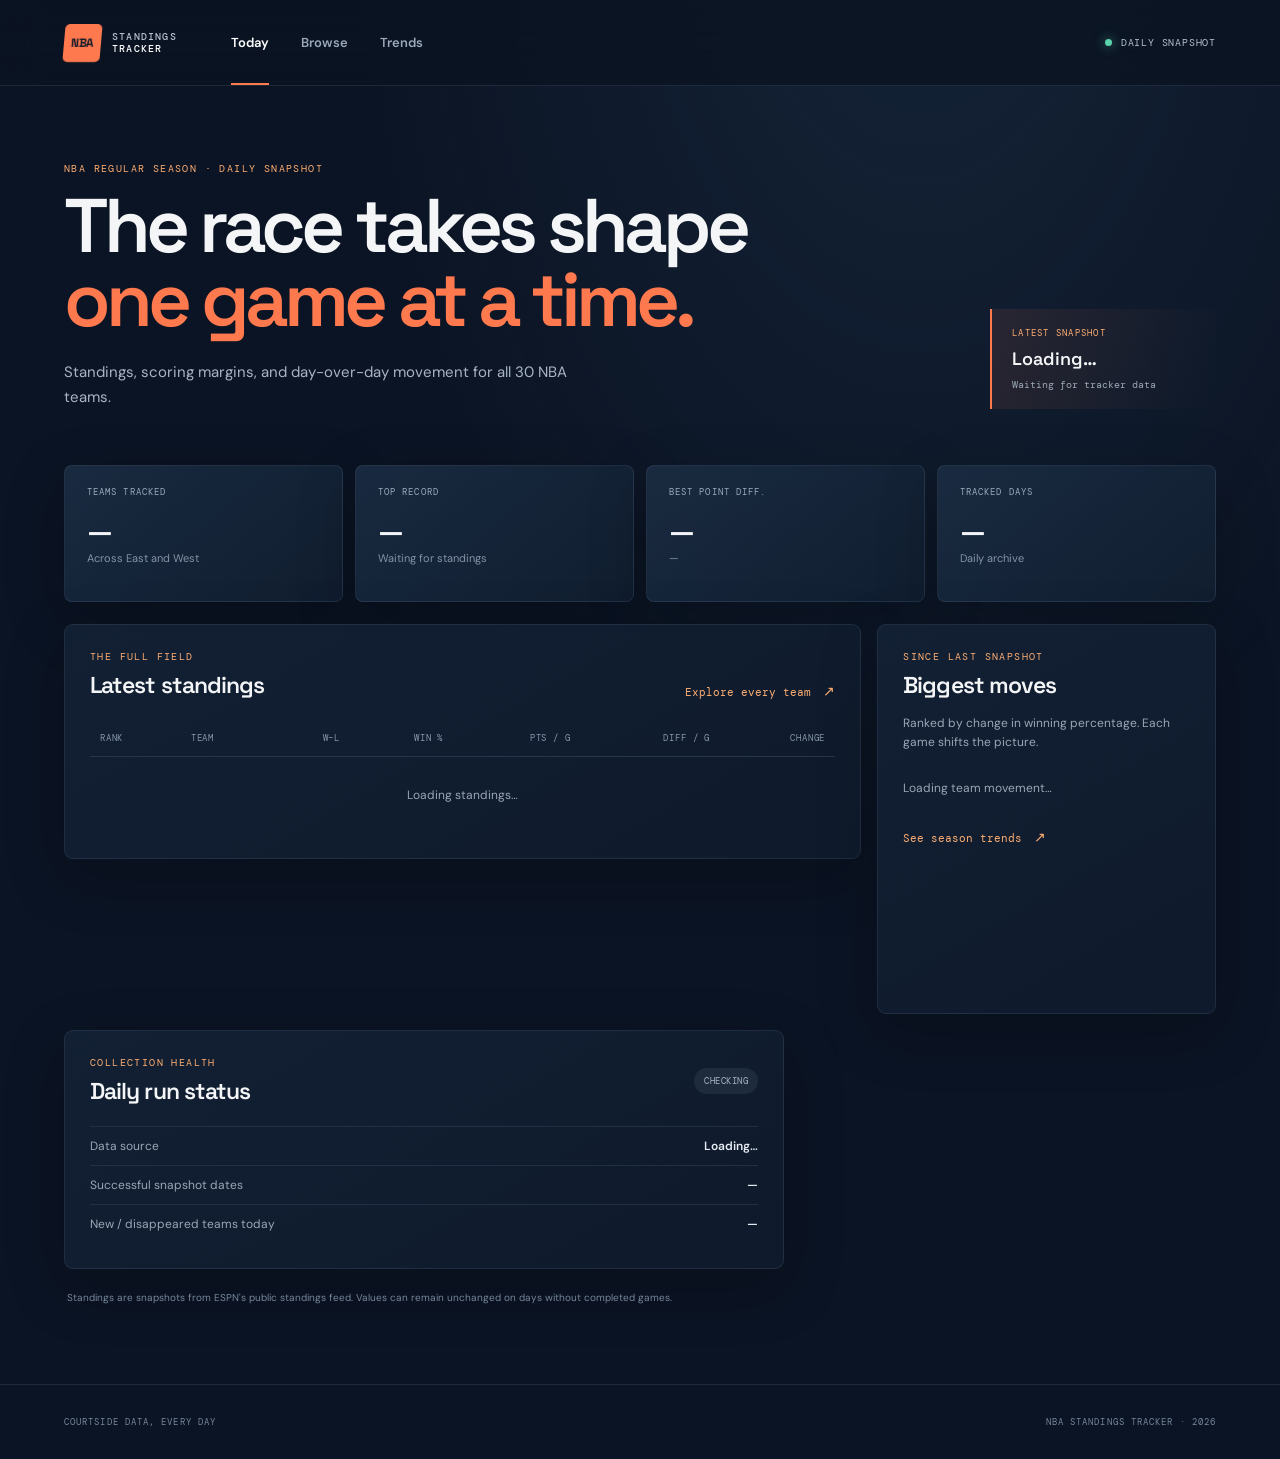
<file: site/index.html>
<!doctype html>
<html lang="en">
<head>
  <meta charset="utf-8">
  <meta name="viewport" content="width=device-width, initial-scale=1">
  <meta name="theme-color" content="#0b1424">
  <meta name="description" content="A daily NBA standings tracker with historical trends and team-level snapshots.">
  <link rel="manifest" href="manifest.webmanifest">
  <link rel="icon" href="icon.svg" type="image/svg+xml">
  <link rel="stylesheet" href="assets/site.css">
  <title>NBA Standings Tracker · Today</title>
</head>
<body data-page="today">
  <header class="site-header">
    <a class="brand" href="index.html" aria-label="NBA Standings Tracker home">
      <span class="brand-mark">NBA</span><span>STANDINGS<br><b>TRACKER</b></span>
    </a>
    <nav aria-label="Main navigation">
      <a class="active" href="index.html">Today</a>
      <a href="browse.html">Browse</a>
      <a href="trends.html">Trends</a>
    </nav>
    <div class="live-label"><span class="pulse"></span> DAILY SNAPSHOT</div>
  </header>

  <main class="page-shell">
    <section class="hero hero-today">
      <div>
        <p id="season-label" class="eyebrow">NBA REGULAR SEASON · DAILY SNAPSHOT</p>
        <h1>The race takes shape<br><em>one game at a time.</em></h1>
        <p class="hero-copy">Standings, scoring margins, and day-over-day movement for all 30 NBA teams.</p>
      </div>
      <div class="snapshot-stamp">
        <span class="eyebrow">LATEST SNAPSHOT</span>
        <strong id="snapshot-date">Loading…</strong>
        <small id="snapshot-time">Waiting for tracker data</small>
      </div>
    </section>

    <section class="metric-grid" aria-label="League snapshot metrics">
      <article class="metric-card"><span class="metric-label">TEAMS TRACKED</span><strong id="metric-teams">—</strong><small id="metric-teams-note">Across East and West</small></article>
      <article class="metric-card"><span class="metric-label">TOP RECORD</span><strong id="metric-leader">—</strong><small id="metric-record">Waiting for standings</small></article>
      <article class="metric-card"><span class="metric-label">BEST POINT DIFF.</span><strong id="metric-differential">—</strong><small id="metric-diff-team">—</small></article>
      <article class="metric-card"><span class="metric-label">TRACKED DAYS</span><strong id="metric-days">—</strong><small id="metric-run-status">Daily archive</small></article>
    </section>

    <section class="content-grid">
      <article class="panel panel-wide">
        <div class="section-heading">
          <div><p class="eyebrow">THE FULL FIELD</p><h2>Latest standings</h2></div>
          <a class="text-link" href="browse.html">Explore every team <span>↗</span></a>
        </div>
        <div class="table-wrap">
          <table id="today-table">
            <thead><tr><th>RANK</th><th>TEAM</th><th>W–L</th><th>WIN %</th><th>PTS / G</th><th>DIFF / G</th><th>CHANGE</th></tr></thead>
            <tbody><tr><td colspan="7" class="loading-cell">Loading standings…</td></tr></tbody>
          </table>
        </div>
      </article>
      <aside class="panel movers-panel">
        <div class="section-heading"><div><p class="eyebrow">SINCE LAST SNAPSHOT</p><h2>Biggest moves</h2></div></div>
        <p class="panel-intro">Ranked by change in winning percentage. Each game shifts the picture.</p>
        <div id="movers-list" class="movers-list"><p class="muted">Loading team movement…</p></div>
        <a class="text-link" href="trends.html">See season trends <span>↗</span></a>
      </aside>
    </section>

    <section class="panel source-panel">
      <div class="section-heading"><div><p class="eyebrow">COLLECTION HEALTH</p><h2>Daily run status</h2></div><span id="run-pill" class="status-pill status-unknown">Checking</span></div>
      <div class="status-row"><span>Data source</span><strong id="source-status">Loading…</strong></div>
      <div class="status-row"><span>Successful snapshot dates</span><strong id="successful-days">—</strong></div>
      <div class="status-row"><span>New / disappeared teams today</span><strong id="team-changes">—</strong></div>
      <p id="source-error" class="source-error" hidden></p>
    </section>
    <p class="data-note">Standings are snapshots from ESPN's public standings feed. Values can remain unchanged on days without completed games.</p>
  </main>

  <footer class="site-footer"><span>COURTSIDE DATA, EVERY DAY</span><span>NBA STANDINGS TRACKER · <span id="footer-year">2026</span></span></footer>
  <script src="assets/app.js" defer></script>
</body>
</html>
</file>
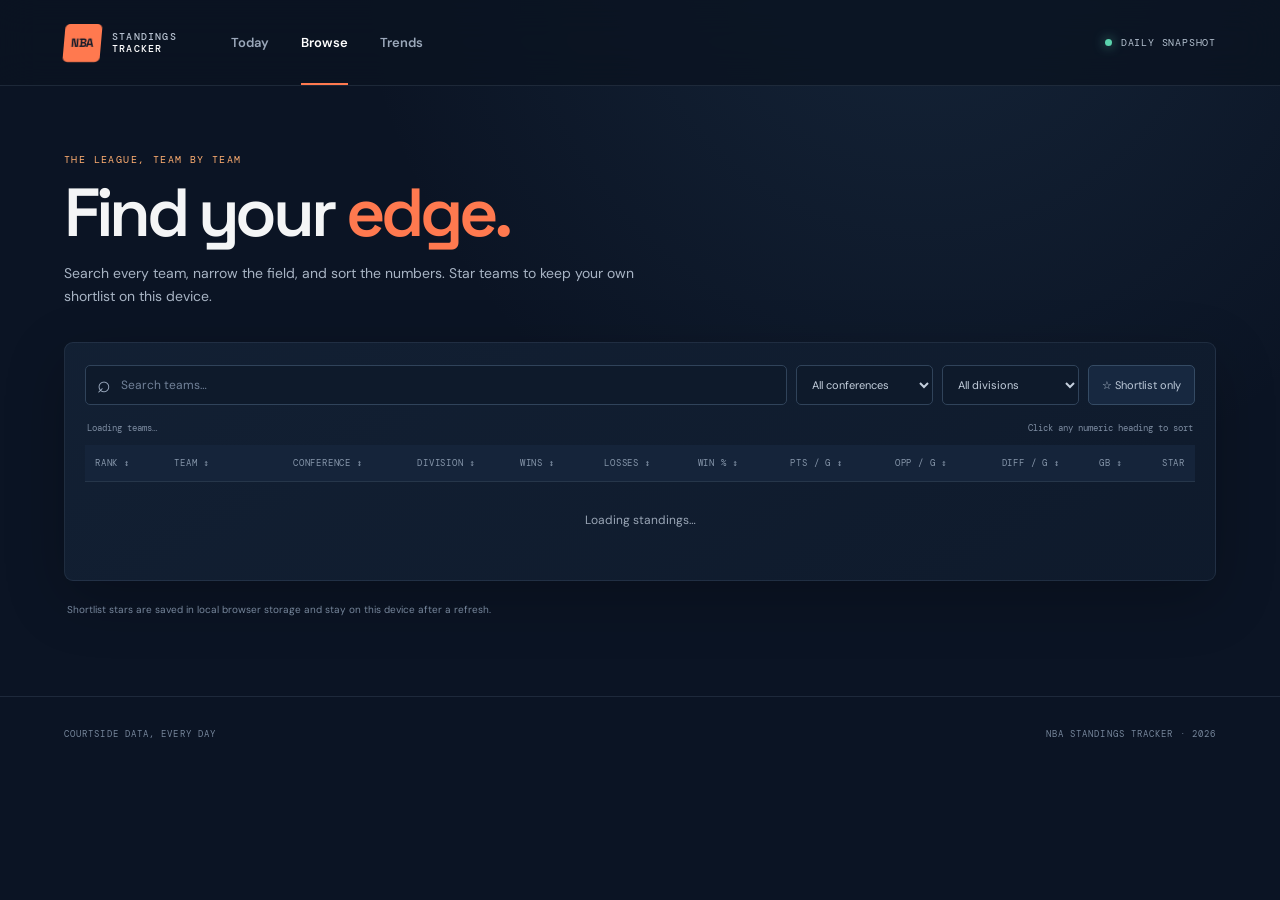
<file: site/browse.html>
<!doctype html>
<html lang="en">
<head>
  <meta charset="utf-8">
  <meta name="viewport" content="width=device-width, initial-scale=1">
  <meta name="theme-color" content="#0b1424">
  <meta name="description" content="Search, filter, sort, and shortlist NBA teams in the latest standings.">
  <link rel="manifest" href="manifest.webmanifest">
  <link rel="icon" href="icon.svg" type="image/svg+xml">
  <link rel="stylesheet" href="assets/site.css">
  <title>NBA Standings Tracker · Browse</title>
</head>
<body data-page="browse">
  <header class="site-header">
    <a class="brand" href="index.html" aria-label="NBA Standings Tracker home"><span class="brand-mark">NBA</span><span>STANDINGS<br><b>TRACKER</b></span></a>
    <nav aria-label="Main navigation"><a href="index.html">Today</a><a class="active" href="browse.html">Browse</a><a href="trends.html">Trends</a></nav>
    <div class="live-label"><span class="pulse"></span> DAILY SNAPSHOT</div>
  </header>
  <main class="page-shell">
    <section class="page-intro">
      <p class="eyebrow">THE LEAGUE, TEAM BY TEAM</p>
      <h1>Find your <em>edge.</em></h1>
      <p>Search every team, narrow the field, and sort the numbers. Star teams to keep your own shortlist on this device.</p>
    </section>
    <section class="panel browse-panel">
      <div class="browse-toolbar">
        <label class="search-control"><span class="sr-only">Search teams</span><span aria-hidden="true">⌕</span><input id="team-search" type="search" placeholder="Search teams…" autocomplete="off"></label>
        <label class="select-control"><span class="sr-only">Filter conference</span><select id="conference-filter"><option value="">All conferences</option></select></label>
        <label class="select-control"><span class="sr-only">Filter division</span><select id="division-filter"><option value="">All divisions</option></select></label>
        <button id="shortlist-toggle" class="button button-quiet" type="button" aria-pressed="false">☆ Shortlist only</button>
      </div>
      <div class="table-meta"><span id="browse-count">Loading teams…</span><span>Click any numeric heading to sort</span></div>
      <div class="table-wrap browse-table-wrap">
        <table id="browse-table">
          <thead><tr>
            <th><button data-sort="rank" type="button">RANK <span>↕</span></button></th>
            <th><button data-sort="item" type="button">TEAM <span>↕</span></button></th>
            <th><button data-sort="conference" type="button">CONFERENCE <span>↕</span></button></th>
            <th><button data-sort="division" type="button">DIVISION <span>↕</span></button></th>
            <th><button data-sort="wins" type="button">WINS <span>↕</span></button></th>
            <th><button data-sort="losses" type="button">LOSSES <span>↕</span></button></th>
            <th><button data-sort="win_pct" type="button">WIN % <span>↕</span></button></th>
            <th><button data-sort="points_for_pg" type="button">PTS / G <span>↕</span></button></th>
            <th><button data-sort="points_against_pg" type="button">OPP / G <span>↕</span></button></th>
            <th><button data-sort="point_diff_pg" type="button">DIFF / G <span>↕</span></button></th>
            <th><button data-sort="games_back" type="button">GB <span>↕</span></button></th>
            <th>STAR</th>
          </tr></thead>
          <tbody><tr><td colspan="12" class="loading-cell">Loading standings…</td></tr></tbody>
        </table>
      </div>
    </section>
    <p class="data-note">Shortlist stars are saved in local browser storage and stay on this device after a refresh.</p>
  </main>
  <footer class="site-footer"><span>COURTSIDE DATA, EVERY DAY</span><span>NBA STANDINGS TRACKER · <span id="footer-year">2026</span></span></footer>
  <script src="assets/app.js" defer></script>
</body>
</html>
</file>
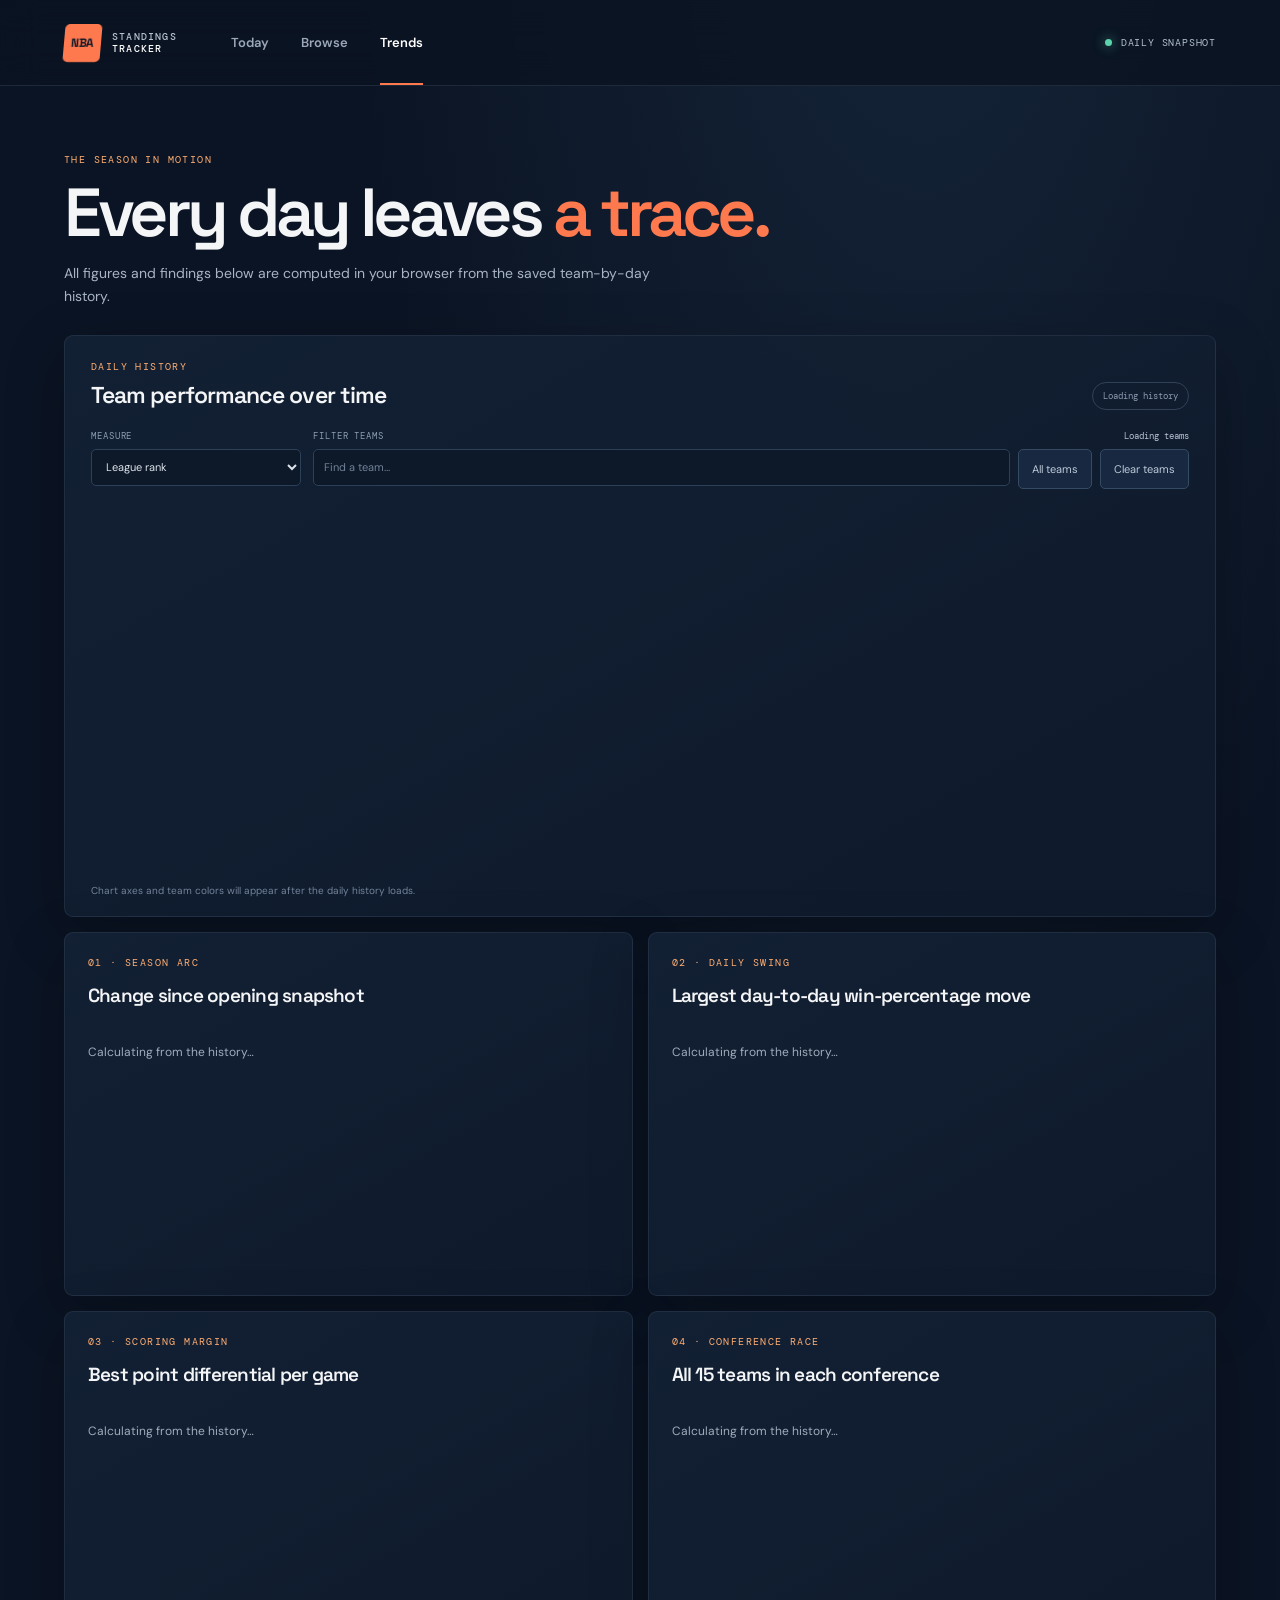
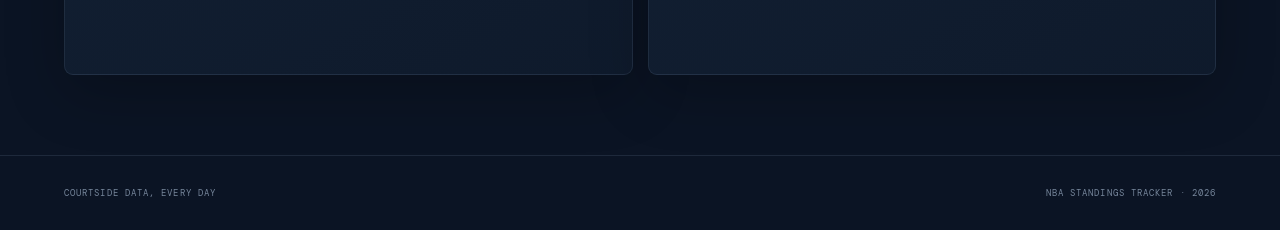
<file: site/trends.html>
<!doctype html>
<html lang="en">
<head>
  <meta charset="utf-8">
  <meta name="viewport" content="width=device-width, initial-scale=1">
  <meta name="theme-color" content="#0b1424">
  <meta name="description" content="Explore how NBA standings and team performance metrics change across daily snapshots.">
  <link rel="manifest" href="manifest.webmanifest">
  <link rel="icon" href="icon.svg" type="image/svg+xml">
  <link rel="stylesheet" href="assets/site.css">
  <title>NBA Standings Tracker · Trends</title>
</head>
<body data-page="trends">
  <header class="site-header">
    <a class="brand" href="index.html" aria-label="NBA Standings Tracker home"><span class="brand-mark">NBA</span><span>STANDINGS<br><b>TRACKER</b></span></a>
    <nav aria-label="Main navigation"><a href="index.html">Today</a><a href="browse.html">Browse</a><a class="active" href="trends.html">Trends</a></nav>
    <div class="live-label"><span class="pulse"></span> DAILY SNAPSHOT</div>
  </header>
  <main class="page-shell">
    <section class="page-intro trends-intro">
      <p class="eyebrow">THE SEASON IN MOTION</p>
      <h1>Every day leaves <em>a trace.</em></h1>
      <p>All figures and findings below are computed in your browser from the saved team-by-day history.</p>
    </section>
    <section class="panel chart-panel">
      <div class="section-heading"><div><p class="eyebrow">DAILY HISTORY</p><h2 id="history-chart-title">Team performance over time</h2></div><span id="history-date-count" class="subtle-tag">Loading history</span></div>
      <div class="chart-controls">
        <label>MEASURE<select id="metric-select">
          <option value="rank" selected>League rank</option><option value="win_pct">Winning percentage</option>
          <option value="wins">Wins</option><option value="losses">Losses</option><option value="points_for_pg">Points per game</option>
          <option value="points_against_pg">Opponent points per game</option><option value="point_diff_pg">Point differential per game</option>
          <option value="games_back">Games back</option>
        </select></label>
        <section class="team-filter" aria-label="Filter chart by team">
          <div class="team-filter-heading"><span>FILTER TEAMS</span><span id="team-filter-count">Loading teams</span></div>
          <div class="team-filter-tools"><input id="team-search" type="search" placeholder="Find a team…" aria-label="Search teams"><button id="select-all-teams" class="button button-quiet" type="button">All teams</button><button id="clear-team-filter" class="button button-quiet" type="button">Clear teams</button></div>
          <div id="team-filter-list" class="team-filter-list" role="group" aria-label="Teams to include in the graph"></div>
        </section>
      </div>
      <div class="chart-wrap chart-large"><canvas id="history-chart" aria-label="Selected NBA metric across daily snapshots" role="img"></canvas></div>
      <div id="history-legend" class="chart-legend"></div>
      <p id="chart-status" class="chart-footnote">Chart axes and team colors will appear after the daily history loads.</p>
    </section>
    <section class="findings-grid">
      <article class="panel finding-card"><p class="eyebrow">01 · SEASON ARC</p><h2 id="finding-1-title">Change since opening snapshot</h2><p id="finding-1-copy" class="finding-copy">Calculating from the history…</p><div class="chart-wrap chart-small"><canvas id="finding-1-chart" aria-label="Change in win percentage since first tracked snapshot" role="img"></canvas></div></article>
      <article class="panel finding-card"><p class="eyebrow">02 · DAILY SWING</p><h2 id="finding-2-title">Largest day-to-day win-percentage move</h2><p id="finding-2-copy" class="finding-copy">Calculating from the history…</p><div class="chart-wrap chart-small"><canvas id="finding-2-chart" aria-label="Largest daily moves in win percentage" role="img"></canvas></div></article>
      <article class="panel finding-card"><p class="eyebrow">03 · SCORING MARGIN</p><h2 id="finding-3-title">Best point differential per game</h2><p id="finding-3-copy" class="finding-copy">Calculating from the history…</p><div class="chart-wrap chart-small"><canvas id="finding-3-chart" aria-label="Current leading teams by point differential" role="img"></canvas></div></article>
      <article class="panel finding-card"><p class="eyebrow">04 · CONFERENCE RACE</p><h2 id="finding-4-title">All 15 teams in each conference</h2><p id="finding-4-copy" class="finding-copy">Calculating from the history…</p><div class="chart-wrap chart-small"><canvas id="finding-4-chart" aria-label="Win percentage by conference rank for all teams in the Eastern and Western Conferences" role="img"></canvas></div></article>
    </section>
  </main>
  <footer class="site-footer"><span>COURTSIDE DATA, EVERY DAY</span><span>NBA STANDINGS TRACKER · <span id="footer-year">2026</span></span></footer>
  <script src="assets/app.js" defer></script>
</body>
</html>
</file>
<file: site/assets/site.css>
@import url('https://fonts.googleapis.com/css2?family=DM+Mono:wght@400;500&family=DM+Sans:wght@400;500;600;700&family=Space+Grotesk:wght@400;500;600;700&display=swap');

:root{color-scheme:dark;--ink:#f4f5f6;--muted:#9aa6b6;--muted2:#708096;--night:#0b1424;--panel:#121f32;--panel2:#17263b;--line:#26364a;--orange:#ff794f;--orange2:#ffae71;--mint:#5bd3ad;--blue:#77b8ff;--red:#ff777d;--shadow:0 18px 60px rgba(0,0,0,.24);font-family:'DM Sans',sans-serif;font-synthesis:none;text-rendering:optimizeLegibility}
*{box-sizing:border-box}html{min-width:320px;background:var(--night);scroll-behavior:smooth}body{margin:0;color:var(--ink);background:radial-gradient(ellipse at 72% -12%,rgba(66,111,149,.19),transparent 36rem),var(--night);min-height:100vh}a{color:inherit;text-decoration:none}button,input,select{font:inherit;color:inherit}.site-header{height:86px;padding:0 max(5vw,24px);display:flex;align-items:center;gap:54px;border-bottom:1px solid rgba(148,170,194,.14);background:rgba(10,19,33,.8);position:sticky;top:0;z-index:5;backdrop-filter:blur(18px)}.brand{display:flex;align-items:center;gap:11px;font:500 10px/1.12 'DM Mono',monospace;letter-spacing:.12em;color:#b7c1d0}.brand b{color:white}.brand-mark{width:37px;height:38px;display:grid;place-items:center;background:var(--orange);color:#111a29;font:700 12px 'Space Grotesk',sans-serif;letter-spacing:-.04em;transform:skew(-5deg);border-radius:5px}.site-header nav{height:100%;display:flex;align-items:stretch;gap:32px}.site-header nav a{height:100%;display:flex;align-items:center;position:relative;color:#9ba8ba;font-size:13px;font-weight:600}.site-header nav a:hover,.site-header nav a.active{color:white}.site-header nav a.active:after{content:'';position:absolute;bottom:0;left:0;right:0;height:2px;background:var(--orange)}.live-label{margin-left:auto;font:10px 'DM Mono',monospace;letter-spacing:.08em;color:#b5c1d0;display:flex;align-items:center;gap:9px}.pulse{width:7px;height:7px;border-radius:50%;background:var(--mint);box-shadow:0 0 12px rgba(91,211,173,.75)}.page-shell{width:min(1440px,90vw);margin:0 auto 80px}.hero{padding:76px 0 56px;display:flex;justify-content:space-between;align-items:flex-end;gap:36px}.eyebrow{font:10px 'DM Mono',monospace;letter-spacing:.14em;color:var(--orange2);margin:0 0 14px}.hero h1,.page-intro h1{font:600 clamp(42px,6vw,76px)/.98 'Space Grotesk',sans-serif;letter-spacing:-.065em;margin:0;max-width:720px}.hero h1 em,.page-intro h1 em{color:var(--orange);font-style:normal}.hero-copy,.page-intro>p:last-child{max-width:520px;color:#a8b4c4;font-size:15px;line-height:1.65;margin:22px 0 0}.snapshot-stamp{width:226px;flex:none;padding:18px 20px;border-left:2px solid var(--orange);background:linear-gradient(100deg,rgba(255,121,79,.1),transparent);display:flex;flex-direction:column;gap:8px}.snapshot-stamp strong{font:600 18px 'Space Grotesk',sans-serif}.snapshot-stamp small{font:10px 'DM Mono',monospace;color:var(--muted)}.snapshot-stamp .eyebrow{font-size:9px;margin:0}.metric-grid{display:grid;grid-template-columns:repeat(4,1fr);gap:12px;margin-bottom:22px}.metric-card{min-height:137px;padding:20px 22px;background:linear-gradient(140deg,rgba(27,45,67,.9),rgba(17,30,48,.96));border:1px solid rgba(137,163,193,.12);border-radius:8px;box-shadow:var(--shadow);display:flex;flex-direction:column;align-items:flex-start}.metric-label{font:9px 'DM Mono',monospace;letter-spacing:.12em;color:#9aabbe}.metric-card strong{font:600 29px 'Space Grotesk',sans-serif;letter-spacing:-.04em;margin:14px 0 2px}.metric-card small{color:#8493a6;font-size:11px}.content-grid{display:grid;grid-template-columns:minmax(0,2fr) minmax(290px,.85fr);gap:16px;align-items:start}.panel{border:1px solid rgba(137,163,193,.13);background:linear-gradient(150deg,rgba(19,33,52,.97),rgba(15,27,44,.97));border-radius:9px;box-shadow:var(--shadow);padding:25px}.panel-wide{min-width:0}.section-heading{display:flex;justify-content:space-between;align-items:flex-end;gap:15px;margin-bottom:20px}.section-heading .eyebrow{margin-bottom:7px}.section-heading h2,.finding-card h2{font:600 23px 'Space Grotesk',sans-serif;letter-spacing:-.04em;margin:0}.text-link{font:11px 'DM Mono',monospace;color:var(--orange2);white-space:nowrap}.text-link span{font-size:14px;margin-left:5px}.table-wrap{width:100%;overflow:auto}table{width:100%;border-collapse:collapse;white-space:nowrap}th{font:9px 'DM Mono',monospace;letter-spacing:.09em;color:#8696aa;text-align:right;padding:12px 10px;border-bottom:1px solid var(--line)}th:first-child,td:first-child{text-align:left}th:nth-child(2),td:nth-child(2){text-align:left}td{font-size:12px;text-align:right;padding:11px 10px;border-bottom:1px solid rgba(47,65,87,.58);color:#dce3eb}tbody tr:hover{background:rgba(91,126,164,.08)}tbody tr:last-child td{border-bottom:0}.team-cell{display:flex;align-items:center;gap:10px;font-weight:700}.team-badge{width:26px;height:26px;display:grid;place-items:center;border-radius:7px;background:#1d3551;color:#c8ddf2;font:9px 'DM Mono',monospace}.team-badge.west{background:#3c2631;color:#ffb29a}.team-logo-wrap{position:relative;width:30px;height:30px;flex:0 0 30px;display:grid;place-items:center}.team-logo-wrap .team-badge{width:26px;height:26px}.team-logo{position:absolute;inset:0;width:30px;height:30px;object-fit:contain;padding:2px;border-radius:50%;background:#f3f4f6;box-shadow:0 0 0 1px rgba(255,255,255,.08)}.positive{color:var(--mint)!important}.negative{color:var(--red)!important}.neutral{color:#a7b2c0!important}.loading-cell{text-align:center!important;color:var(--muted);padding:30px!important}.movers-panel{min-height:390px}.panel-intro{font-size:12px;line-height:1.55;color:var(--muted);margin:-6px 0 16px}.movers-list{display:flex;flex-direction:column;margin-bottom:18px}.mover-row{display:grid;grid-template-columns:25px 1fr auto;align-items:center;gap:10px;padding:13px 0;border-bottom:1px solid rgba(47,65,87,.55)}.mover-rank{font:10px 'DM Mono',monospace;color:#78889c}.mover-name{font-size:12px;font-weight:700}.mover-note{display:block;color:var(--muted2);font-size:10px;margin-top:4px}.mover-value{font:11px 'DM Mono',monospace}.movers-panel>.text-link{display:block;margin-top:20px}.source-panel{margin-top:16px;max-width:720px}.source-panel .section-heading{align-items:center}.status-pill{font:9px 'DM Mono',monospace;letter-spacing:.05em;text-transform:uppercase;padding:7px 10px;border-radius:99px}.status-good{background:rgba(91,211,173,.1);color:var(--mint)}.status-bad{background:rgba(255,119,125,.11);color:var(--red)}.status-unknown{background:rgba(155,172,192,.1);color:#a8b4c4}.status-row{display:flex;justify-content:space-between;gap:15px;padding:11px 0;border-top:1px solid rgba(47,65,87,.55);font-size:12px;color:var(--muted)}.status-row strong{color:#e6ebf1;font-weight:600}.source-error{margin:12px 0 0;padding:11px;background:rgba(255,119,125,.08);border-radius:5px;color:#ff9ca1;font-size:11px;line-height:1.5}.data-note{font-size:10px;color:#76869b;margin:22px 3px}.site-footer{min-height:75px;padding:0 5vw;border-top:1px solid rgba(148,170,194,.14);display:flex;align-items:center;justify-content:space-between;color:#76869b;font:9px 'DM Mono',monospace;letter-spacing:.12em}.page-intro{padding:67px 0 34px}.page-intro h1{font-size:clamp(43px,6vw,68px)}.page-intro>p:last-child{margin-top:15px;max-width:610px;font-size:14px}.browse-panel{padding:22px 20px}.browse-toolbar{display:flex;gap:9px;align-items:center;flex-wrap:wrap;margin-bottom:17px}.search-control,.select-control{height:40px;border:1px solid #30435a;border-radius:5px;background:#0e1a2b;display:flex;align-items:center}.search-control{flex:1 1 210px;padding:0 11px;gap:8px;color:#9baabf}.search-control span[aria-hidden]{font-size:23px;line-height:1}.search-control input{width:100%;border:0;outline:0;background:transparent;font-size:12px}.search-control input::placeholder{color:#718198}.select-control select{height:100%;min-width:135px;border:0;outline:0;padding:0 26px 0 11px;background:transparent;color:#c4cfdd;font-size:11px}.select-control option{background:#121f32}.button{height:40px;border:1px solid #354b64;border-radius:5px;background:#172840;color:#bdc9d8;padding:0 13px;cursor:pointer;font-size:11px}.button:hover,.button[aria-pressed=true]{border-color:var(--orange);color:var(--orange2)}.table-meta{display:flex;justify-content:space-between;color:#7e8da2;font:9px 'DM Mono',monospace;padding:0 2px 11px}.browse-table-wrap{max-height:68vh}.browse-table-wrap th{position:sticky;top:0;background:#15243a;z-index:1}.browse-table-wrap th button{border:0;background:transparent;padding:0;color:inherit;font:inherit;letter-spacing:inherit;cursor:pointer}.browse-table-wrap th button:hover{color:var(--orange2)}.star-button{border:0;background:transparent;color:#718198;font-size:18px;cursor:pointer}.star-button.starred{color:#ffc36a}.trends-intro{padding-bottom:27px}.chart-panel{padding:24px 26px 18px}.subtle-tag{color:#8c9bb0;border:1px solid #304158;border-radius:99px;padding:7px 10px;font:9px 'DM Mono',monospace}.chart-controls{display:flex;gap:12px;flex-wrap:wrap;margin-bottom:18px}.chart-controls label{display:flex;flex-direction:column;gap:7px;color:#8e9eb2;font:9px 'DM Mono',monospace;letter-spacing:.1em}.chart-controls select{min-width:178px;height:37px;background:#0d1929;border:1px solid #2c4058;border-radius:5px;padding:0 10px;color:#dbe2ea;font:11px 'DM Sans',sans-serif;letter-spacing:normal}.chart-controls select[multiple]{height:37px}.chart-wrap{width:100%;position:relative}.chart-large{height:340px}.chart-small{height:160px;margin-top:14px}.chart-wrap canvas{width:100%;height:100%;display:block}.chart-legend{display:flex;gap:14px;flex-wrap:wrap;margin-top:10px}.legend-item{display:flex;align-items:center;gap:6px;color:#aab6c4;font-size:10px}.legend-dot{width:7px;height:7px;border-radius:50%}.chart-footnote{font-size:10px;color:#74849a;margin:16px 0 0}.findings-grid{display:grid;grid-template-columns:repeat(2,minmax(0,1fr));gap:15px;margin-top:15px}.finding-card{min-height:310px;padding:23px}.finding-card h2{font-size:19px;min-height:48px}.finding-copy{font-size:12px;line-height:1.55;color:#9eacbd;min-height:55px;margin:12px 0 0}.finding-copy strong{color:var(--ink)}.sr-only{position:absolute;width:1px;height:1px;padding:0;margin:-1px;overflow:hidden;clip:rect(0,0,0,0);white-space:nowrap;border:0}.muted{color:var(--muted);font-size:12px}
@media(max-width:1000px){.content-grid{grid-template-columns:1fr}.movers-panel{min-height:0}.metric-grid{grid-template-columns:repeat(2,1fr)}.source-panel{max-width:none}.movers-list{display:grid;grid-template-columns:repeat(2,1fr);column-gap:20px}.movers-panel>.text-link{display:inline-block}.site-header{gap:35px}}
@media(max-width:680px){.site-header{height:70px;padding:0 18px;gap:18px}.brand{gap:7px;font-size:8px}.brand-mark{width:32px;height:32px;font-size:10px}.site-header nav{gap:15px}.site-header nav a{font-size:11px}.live-label{display:none}.page-shell{width:calc(100% - 32px)}.hero{padding:52px 0 31px;display:block}.hero h1{font-size:48px}.hero-copy{font-size:13px}.snapshot-stamp{width:auto;margin-top:24px;max-width:260px}.metric-grid{gap:8px}.metric-card{min-height:115px;padding:15px}.metric-card strong{font-size:23px}.metric-label{font-size:8px}.metric-card small{font-size:9px}.panel{padding:18px 15px}.section-heading h2{font-size:20px}.text-link{font-size:9px}.content-grid{gap:10px}.movers-list{display:flex}.page-intro{padding:48px 0 24px}.page-intro h1{font-size:47px}.page-intro>p:last-child{font-size:12px}.browse-toolbar{align-items:stretch}.search-control{flex-basis:100%}.select-control{flex:1}.select-control select{width:100%;min-width:0}.button{flex:1}.browse-panel{padding:15px 10px}.table-meta{font-size:8px}.chart-panel{padding:18px 14px 14px}.chart-large{height:280px}.findings-grid{grid-template-columns:1fr}.finding-card{min-height:285px}.chart-small{height:145px}.site-footer{padding:0 16px;font-size:7px;letter-spacing:.07em}.snapshot-stamp strong{font-size:16px}}

.chart-controls{align-items:flex-start}.chart-controls>label{flex:0 0 210px}.team-filter{flex:1 1 360px;min-width:260px}.team-filter-heading{display:flex;justify-content:space-between;gap:12px;color:#8e9eb2;font:9px 'DM Mono',monospace;letter-spacing:.1em;margin:0 0 7px}.team-filter-heading span:last-child{color:#b8c4d2;letter-spacing:normal}.team-filter-tools{display:flex;gap:8px}.team-filter-tools input{flex:1;min-width:0;height:37px;border:1px solid #2c4058;border-radius:5px;background:#0d1929;padding:0 10px;color:#dbe2ea;font:11px 'DM Sans',sans-serif}.team-filter-tools input::placeholder{color:#718198}.team-filter-list{display:grid;grid-template-columns:repeat(auto-fill,minmax(145px,1fr));gap:5px;max-height:116px;overflow:auto;margin-top:8px;padding:1px}.team-filter-option,.chart-controls .team-filter-option{display:flex;flex-direction:row;align-items:center;gap:7px;min-width:0;padding:6px 8px;border:1px solid rgba(48,67,90,.72);border-radius:4px;background:rgba(13,25,41,.58);color:#bdc9d8;font:10px 'DM Sans',sans-serif;letter-spacing:normal;cursor:pointer}.team-filter-option:hover{border-color:#526d8d}.team-filter-option[hidden]{display:none}.team-filter-option input{margin:0;accent-color:var(--orange)}.team-filter-option span{overflow:hidden;text-overflow:ellipsis;white-space:nowrap}.rank-number{display:inline-grid;place-items:center;min-width:27px;height:24px;padding:0 5px;border:1px solid rgba(255,174,113,.3);border-radius:5px;color:#ffd0a6;font:11px 'DM Mono',monospace}.chart-footnote{line-height:1.5}
@media(max-width:680px){.chart-controls>label,.team-filter{flex:1 1 100%;min-width:0}.team-filter-list{grid-template-columns:repeat(2,minmax(0,1fr));max-height:145px}.team-filter-tools .button{flex:0 0 auto}}
</file>
